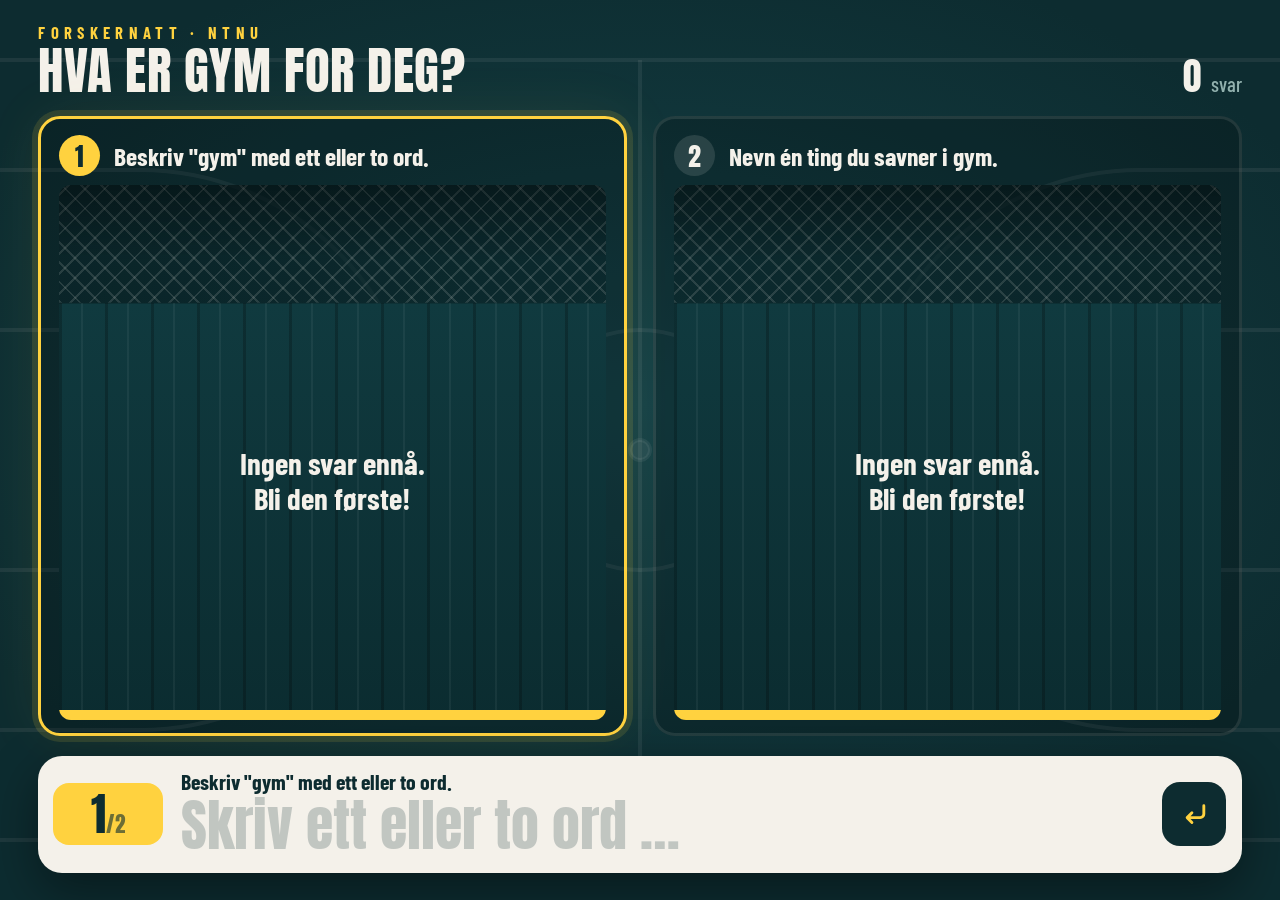
<file: index.html>
<!doctype html>
<html lang="no">
<head>
  <meta charset="utf-8">
  <meta name="viewport" content="width=device-width, initial-scale=1">
  <title>Hva er gym for deg?</title>
  <link rel="icon" href="data:image/svg+xml,%3Csvg xmlns=%22http://www.w3.org/2000/svg%22 viewBox=%220 0 100 100%22%3E%3Crect width=%22100%22 height=%22100%22 rx=%2220%22 fill=%22%230d2c30%22/%3E%3Ccircle cx=%2250%22 cy=%2250%22 r=%2226%22 fill=%22none%22 stroke=%22%23ffd23f%22 stroke-width=%228%22/%3E%3C/svg%3E">
  <link rel="stylesheet" href="style.css">
  <script src="config.js" defer></script>
  <script src="store.js" defer></script>
  <script src="cloud.js" defer></script>
  <script src="app.js" defer></script>
</head>
<body>
  <div class="court" aria-hidden="true">
    <svg viewBox="0 0 1600 900" preserveAspectRatio="xMidYMid slice">
      <g fill="none" stroke="currentColor" stroke-width="4">
        <rect x="60" y="60" width="1480" height="780" rx="4"/>
        <line x1="800" y1="60" x2="800" y2="840"/>
        <circle cx="800" cy="450" r="120"/>
        <circle cx="800" cy="450" r="10" fill="currentColor"/>
        <path d="M60 170 H300 A280 280 0 0 1 300 730 H60"/>
        <path d="M1540 170 H1300 A280 280 0 0 0 1300 730 H1540"/>
        <rect x="60" y="330" width="190" height="240"/>
        <rect x="1350" y="330" width="190" height="240"/>
      </g>
    </svg>
  </div>

  <header class="top">
    <div>
      <p class="eyebrow" id="subtitle"></p>
      <h1 id="title"></h1>
    </div>
    <div class="shot-clock" id="shot-clock" hidden aria-hidden="true">
      <span class="shot-num" id="shot-num">10</span>
      <span class="shot-bar"><i id="shot-bar"></i></span>
    </div>
    <p class="counter"><b id="count">0</b> svar</p>
  </header>

  <main class="clouds">
    <section class="panel is-empty">
      <h2 class="q-title"><span class="q-num">1</span><span data-q="1"></span></h2>
      <div class="stage">
        <div class="cloud" id="cloud-1"></div>
        <div class="curtain" aria-hidden="true"><p class="curtain-text"></p></div>
      </div>
    </section>
    <section class="panel is-empty">
      <h2 class="q-title"><span class="q-num">2</span><span data-q="2"></span></h2>
      <div class="stage">
        <div class="cloud" id="cloud-2"></div>
        <div class="curtain" aria-hidden="true"><p class="curtain-text"></p></div>
      </div>
    </section>
  </main>

  <form id="answer-form" class="answer-bar" autocomplete="off">
    <div class="step"><span id="step-num">1</span><small>/2</small></div>
    <label for="answer" id="question-label"></label>
    <input id="answer" name="answer" type="text" maxlength="40" placeholder="Skriv ett eller to ord …"
           autocomplete="off" autocapitalize="off" autocorrect="off" spellcheck="false">
    <button type="submit" aria-label="Send">
      <svg viewBox="0 0 24 24" aria-hidden="true"><path d="M20 5v7a3 3 0 0 1-3 3H6m0 0 4-4m-4 4 4 4" fill="none" stroke="currentColor" stroke-width="2.4" stroke-linecap="round" stroke-linejoin="round"/></svg>
    </button>
    <p id="hint" class="hint" aria-live="polite"></p>
    <div id="thanks" class="thanks" hidden></div>
  </form>


  <aside id="admin" class="admin" hidden aria-label="Admin">
    <div class="admin-head">
      <h2>Admin</h2>
      <button type="button" id="admin-close" class="admin-close" aria-label="Lukk">✕</button>
    </div>
    <p id="admin-warning" class="admin-warning" hidden>Obs: nettleseren lagrer ikke svarene. Last ned CSV jevnlig, og ikke lukk fanen.</p>
    <button type="button" id="csv-btn" class="csv-btn">Last ned CSV</button>
    <label class="admin-toggle"><input type="checkbox" id="show-toggle"> Vis ordskyene hele tiden</label>
    <section>
      <h3 data-q="1"></h3>
      <ul id="admin-list-1" class="admin-list"></ul>
      <button type="button" id="merge-btn-1" class="merge-btn" disabled>Slå sammen valgte</button>
      <ul id="merges-1" class="merges-list"></ul>
    </section>
    <section>
      <h3 data-q="2"></h3>
      <ul id="admin-list-2" class="admin-list"></ul>
      <button type="button" id="merge-btn-2" class="merge-btn" disabled>Slå sammen valgte</button>
      <ul id="merges-2" class="merges-list"></ul>
    </section>
    <section class="danger-zone">
      <h3>Slett alle svar</h3>
      <p>Fjerner alle svar, sammenslåinger og slettede ord, også fra CSV-en, og starter nummereringen på nytt. Bruk dette for å fjerne testdata før dere går live. En kopi av svarene lastes ned først.</p>
      <button type="button" id="nuke-btn" class="nuke-btn">Slett alle svar …</button>
    </section>
    <p class="admin-help">Åpne/lukk: <kbd>Ctrl</kbd>+<kbd>Shift</kbd>+<kbd>A</kbd>, eller skriv <kbd>/admin</kbd> i svarfeltet.</p>
  </aside>
</body>
</html>
</file>
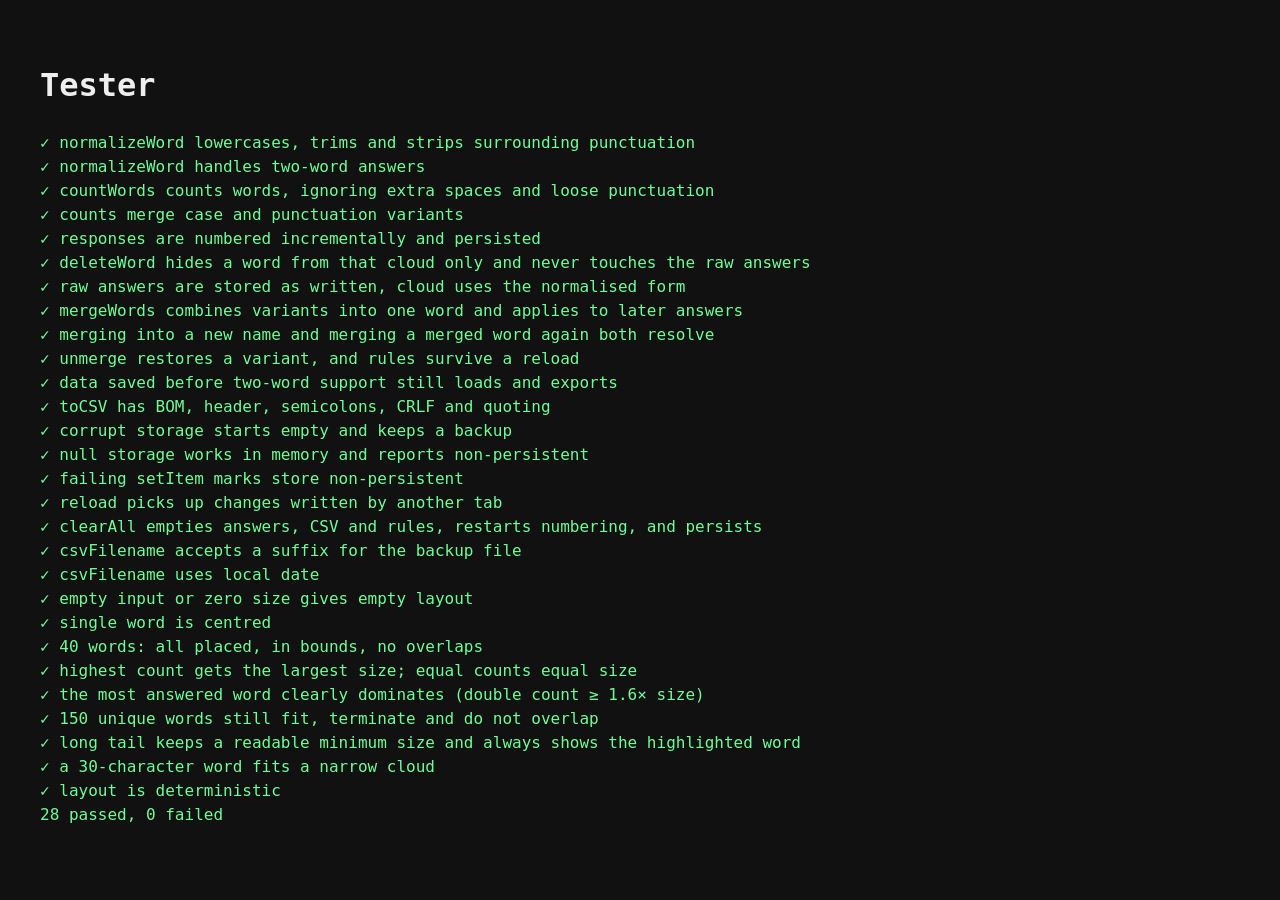
<file: tests/index.html>
<!doctype html>
<html lang="no">
<head><meta charset="utf-8"><title>Gym-ordsky – tester</title>
<style>body{font:16px/1.5 monospace;padding:2rem;background:#111;color:#eee}.f{color:#ff6b6b}.p{color:#6bff95}</style></head>
<body>
<h1>Tester</h1><pre id="out"></pre>
<script src="../store.js"></script>
<script src="../cloud.js"></script>
<script src="harness.js"></script>
<script src="store.test.js"></script>
<script src="cloud.test.js"></script>
<script>
  const out = document.getElementById('out');
  runTests((line) => {
    const s = document.createElement('span');
    s.className = line.startsWith('✗') ? 'f' : 'p';
    s.textContent = line + '\n';
    out.appendChild(s);
  });
</script>
</body>
</html>
</file>
<file: style.css>
@font-face {
  font-family: 'Anton';
  src: url('fonts/anton-400.woff2') format('woff2');
  font-weight: 400;
  font-display: block;
}
@font-face {
  font-family: 'Barlow Condensed';
  src: url('fonts/barlow-condensed-500.woff2') format('woff2');
  font-weight: 500;
  font-display: swap;
}
@font-face {
  font-family: 'Barlow Condensed';
  src: url('fonts/barlow-condensed-700.woff2') format('woff2');
  font-weight: 700;
  font-display: swap;
}

:root {
  --floor: #0d2c30;
  --floor-2: #154248;
  --court-line: rgba(244, 241, 234, 0.07);
  --ink: #f4f1ea;
  --muted: #92b1ae;
  --yellow: #ffd23f;
  --red: #ff5a5f;
  --ease-out: cubic-bezier(0.2, 0.8, 0.2, 1);
  --ease-back: cubic-bezier(0.34, 1.56, 0.64, 1);
  --word-font: 'Anton', Impact, 'Arial Narrow', sans-serif;
}

* { box-sizing: border-box; }

html, body { height: 100%; margin: 0; }

body {
  display: grid;
  grid-template-rows: auto minmax(0, 1fr) auto;
  height: 100vh;
  overflow: hidden;
  background:
    radial-gradient(ellipse 80% 70% at 50% 45%, var(--floor-2), var(--floor) 75%),
    var(--floor);
  color: var(--ink);
  font-family: 'Barlow Condensed', 'Arial Narrow', sans-serif;
  font-weight: 500;
}

.court {
  position: fixed;
  inset: 0;
  color: var(--court-line);
  pointer-events: none;
}
.court svg { width: 100%; height: 100%; display: block; }

.top, .clouds, .answer-bar { position: relative; z-index: 1; }

/* ---------- Header ---------- */
.top {
  display: grid;
  grid-template-columns: 1fr auto 1fr;
  align-items: end;
  gap: 2rem;
  padding: 2.4vh 3vw 0;
}
.eyebrow {
  margin: 0 0 0.2em;
  color: var(--yellow);
  font-weight: 700;
  font-size: clamp(14px, 1.3vw, 24px);
  letter-spacing: 0.32em;
  text-transform: uppercase;
}
h1 {
  margin: 0;
  font-family: var(--word-font);
  font-weight: 400;
  font-size: clamp(30px, 4vw, 76px);
  line-height: 1;
  text-transform: uppercase;
  letter-spacing: 0.01em;
}
.counter {
  grid-column: 3;
  justify-self: end;
  margin: 0;
  color: var(--muted);
  font-size: clamp(16px, 1.6vw, 30px);
  white-space: nowrap;
}
.counter b {
  display: inline-block;
  margin-right: 0.15em;
  color: var(--ink);
  font-family: var(--word-font);
  font-weight: 400;
  font-size: 1.8em;
  line-height: 1;
  font-variant-numeric: tabular-nums;
}
.counter b.bump { animation: bump 0.6s var(--ease-back); }

/* ---------- Shot clock: counts down until the curtain drops ---------- */
.shot-clock {
  grid-column: 2;
  display: grid;
  justify-items: center;
  gap: 6px;
  padding: 4px 18px 10px;
  border: 3px solid rgba(244, 241, 234, 0.14);
  border-radius: 14px;
  background: #06171a;
  animation: clock-in 0.4s var(--ease-back);
}
.shot-clock[hidden] { display: none; }
.shot-num {
  min-width: 2ch;
  color: #ff7a6b;
  font-family: var(--word-font);
  font-size: clamp(40px, 4.2vw, 80px);
  line-height: 1;
  text-align: center;
  font-variant-numeric: tabular-nums;
  text-shadow: 0 0 18px rgba(255, 90, 95, 0.55);
}
.shot-clock.is-final .shot-num {
  color: #ff3b3b;
  text-shadow: 0 0 26px rgba(255, 59, 59, 0.9);
  animation: tick 1s ease-out infinite;
}
.shot-bar {
  display: block;
  width: 100%;
  min-width: 90px;
  height: 6px;
  overflow: hidden;
  border-radius: 3px;
  background: rgba(244, 241, 234, 0.12);
}
.shot-bar i {
  display: block;
  height: 100%;
  background: var(--yellow);
  transform-origin: left center;
}

/* ---------- Clouds ---------- */
.clouds {
  display: grid;
  grid-template-columns: 1fr 1fr;
  gap: 2vw;
  min-height: 0;
  padding: 2.2vh 3vw;
}
.panel {
  position: relative;
  display: flex;
  flex-direction: column;
  min-height: 0;
  padding: 1.8vh 1.4vw 1.4vh;
  border: 3px solid rgba(244, 241, 234, 0.1);
  border-radius: 22px;
  background: rgba(0, 0, 0, 0.2);
  transition: border-color 0.4s, box-shadow 0.4s;
}
.panel.is-active {
  border-color: var(--yellow);
  box-shadow: 0 0 0 6px rgba(255, 210, 63, 0.12), 0 0 60px rgba(255, 210, 63, 0.08);
}
.q-title {
  display: flex;
  align-items: center;
  gap: 0.55em;
  margin: 0;
  font-weight: 700;
  font-size: clamp(18px, 2vw, 38px);
  line-height: 1.1;
}
.q-num {
  display: inline-grid;
  place-items: center;
  flex: none;
  width: 1.6em;
  height: 1.6em;
  border-radius: 50%;
  background: rgba(244, 241, 234, 0.12);
  color: var(--ink);
  font-family: var(--word-font);
  font-weight: 400;
  transition: background 0.4s, color 0.4s;
}
.panel.is-active .q-num { background: var(--yellow); color: var(--floor); }

.stage {
  position: relative;
  flex: 1;
  min-height: 0;
  margin-top: 1vh;
  overflow: hidden;
  border-radius: 12px;
}
.cloud {
  position: absolute;
  inset: 0;
  overflow: hidden;
  transition: filter 0.9s var(--ease-out), opacity 0.9s var(--ease-out);
}
.clouds:not(.is-revealed) .cloud { filter: blur(18px); opacity: 0.35; }

/* The "skillevegg": the dividing curtain of a Norwegian sports hall.
   Netting at the top, pleated fabric below. Rolls up to reveal the cloud. */
.curtain {
  position: absolute;
  inset: 0;
  display: grid;
  place-items: center;
  padding: 0 8%;
  background:
    linear-gradient(to bottom, rgba(0, 0, 0, 0.35), transparent 14%),
    repeating-linear-gradient(45deg, rgba(244, 241, 234, 0.13) 0 2px, transparent 2px 14px) top / 100% 22% no-repeat,
    repeating-linear-gradient(-45deg, rgba(244, 241, 234, 0.13) 0 2px, transparent 2px 14px) top / 100% 22% no-repeat,
    repeating-linear-gradient(90deg, rgba(0, 0, 0, 0.22) 0 3px, transparent 3px 22px, rgba(255, 255, 255, 0.05) 22px 24px, transparent 24px 46px) bottom / 100% 78% no-repeat,
    linear-gradient(to bottom, rgba(10, 36, 40, 0.55) 22%, #103a3f 22.3%, #0b2c30);
  box-shadow: inset 0 -10px 0 #ffd23f;
  transform: translateY(0);
  transition: transform 0.9s var(--ease-out);
}
.clouds.is-revealed .curtain { transform: translateY(-102%); }
.curtain-text {
  max-width: 18ch;
  margin: 12% 0 0;
  color: var(--ink);
  font-weight: 700;
  font-size: clamp(22px, 2.4vw, 46px);
  line-height: 1.15;
  text-align: center;
  text-wrap: balance;
}
.cloud-word {
  position: absolute;
  top: 50%;
  left: 50%;
  font-family: var(--word-font);
  font-weight: 400;
  line-height: 1;
  white-space: nowrap;
  user-select: none;
  transition:
    transform 0.9s var(--ease-out),
    font-size 0.9s var(--ease-out),
    opacity 0.5s ease,
    scale 0.7s var(--ease-back);
}
.cloud-word.is-hidden { opacity: 0; scale: 0.2; }
.cloud-word.pulse { animation: pulse 1.6s ease-out; }


/* ---------- Answer bar ---------- */
.answer-bar {
  display: grid;
  grid-template-columns: auto minmax(0, 1fr) auto;
  grid-template-rows: auto auto;
  align-items: center;
  column-gap: 1.4vw;
  margin: 0 3vw 3vh;
  padding: 1.6vh 1.2vw 1.6vh 1.6vh;
  border-radius: 24px;
  background: var(--ink);
  color: var(--floor);
  box-shadow: 0 18px 50px rgba(0, 0, 0, 0.4);
}
.step {
  grid-row: 1 / span 2;
  display: grid;
  place-items: center;
  grid-auto-flow: column;
  justify-content: center;
  align-items: baseline;
  min-width: 2.4em;
  padding: 0.12em 0.4em;
  border-radius: 16px;
  background: var(--yellow);
  font-family: var(--word-font);
  font-size: clamp(32px, 3.6vw, 68px);
  line-height: 1.1;
}
.step small { font-size: 0.45em; opacity: 0.6; }
.step span { display: inline-block; }
.step span.flip { animation: flip 0.45s var(--ease-back); }

.answer-bar label {
  grid-column: 2;
  font-weight: 700;
  font-size: clamp(16px, 1.7vw, 32px);
  line-height: 1.1;
}
.answer-bar input {
  grid-column: 2;
  width: 100%;
  padding: 0;
  border: 0;
  outline: none;
  background: transparent;
  color: var(--floor);
  caret-color: var(--red);
  font-family: var(--word-font);
  font-size: clamp(34px, 4.4vw, 84px);
  line-height: 1.15;
}
.answer-bar input::placeholder { color: rgba(13, 44, 48, 0.22); }
.answer-bar button {
  grid-column: 3;
  grid-row: 1 / span 2;
  display: grid;
  place-items: center;
  width: clamp(56px, 5vw, 96px);
  aspect-ratio: 1;
  border: 0;
  border-radius: 18px;
  background: var(--floor);
  color: var(--yellow);
  cursor: pointer;
  transition: transform 0.15s;
}
.answer-bar button:active { transform: scale(0.94); }
.answer-bar button svg { width: 55%; height: 55%; }

.hint {
  position: absolute;
  right: 1.2vw;
  bottom: calc(100% + 0.5em);
  margin: 0;
  padding: 0.2em 0.7em;
  border-radius: 999px;
  background: var(--red);
  color: #fff;
  font-weight: 700;
  font-size: clamp(16px, 1.5vw, 28px);
  opacity: 0;
  transform: translateY(6px);
  transition: opacity 0.25s, transform 0.25s;
  pointer-events: none;
}
.hint.is-visible { opacity: 1; transform: none; }
.answer-bar.shake { animation: shake 0.45s; }

/* ---------- Thanks (covers the answer bar) ---------- */
.thanks {
  position: absolute;
  inset: 0;
  z-index: 2;
  display: grid;
  place-items: center;
  border-radius: inherit;
  background: var(--yellow);
  color: var(--floor);
  font-family: var(--word-font);
  font-size: clamp(32px, 3.8vw, 72px);
  text-transform: uppercase;
  pointer-events: none;
}
.thanks[hidden] { display: none; }
.thanks.play { animation: thanks 1.4s var(--ease-out) forwards; }

/* ---------- Admin ---------- */
.admin {
  position: fixed;
  top: 0;
  right: 0;
  bottom: 0;
  z-index: 10;
  width: min(460px, 92vw);
  overflow-y: auto;
  padding: 24px;
  background: #081d20;
  border-left: 3px solid var(--yellow);
  box-shadow: -20px 0 60px rgba(0, 0, 0, 0.5);
  font-size: 20px;
}
.admin[hidden] { display: none; }
.admin-head { display: flex; justify-content: space-between; align-items: center; }
.admin h2 { margin: 0; font-family: var(--word-font); font-weight: 400; font-size: 36px; text-transform: uppercase; }
.admin h3 { margin: 24px 0 8px; font-size: 20px; color: var(--yellow); }
.admin button { font: inherit; font-weight: 700; cursor: pointer; }
.admin-close { border: 0; background: none; color: var(--ink); font-size: 28px; }
.admin-warning { padding: 10px 14px; border-radius: 10px; background: var(--red); color: #fff; }
.csv-btn {
  width: 100%;
  margin-top: 16px;
  padding: 12px;
  border: 0;
  border-radius: 12px;
  background: var(--yellow);
  color: var(--floor);
  font-size: 22px;
}
.admin-list { margin: 0; padding: 0; list-style: none; }
.admin-list li {
  display: grid;
  grid-template-columns: auto 1fr auto auto;
  align-items: center;
  gap: 12px;
  padding: 6px 0;
  border-bottom: 1px solid rgba(244, 241, 234, 0.1);
}
.admin-word { overflow-wrap: anywhere; }
.admin-count { color: var(--muted); font-variant-numeric: tabular-nums; }
.admin-list button {
  padding: 4px 12px;
  border: 1px solid var(--red);
  border-radius: 8px;
  background: none;
  color: var(--red);
}
.admin-list button:hover { background: var(--red); color: #fff; }
.admin-toggle { display: flex; align-items: center; gap: 10px; margin-top: 14px; cursor: pointer; }
.admin-toggle input { width: 22px; height: 22px; accent-color: var(--yellow); }
.admin-list input[type="checkbox"] { width: 20px; height: 20px; margin: 0; accent-color: var(--yellow); }
.merge-btn {
  width: 100%;
  margin-top: 10px;
  padding: 8px;
  border: 2px solid var(--yellow);
  border-radius: 10px;
  background: none;
  color: var(--yellow);
}
.merge-btn:not(:disabled):hover { background: var(--yellow); color: var(--floor); }
.merge-btn:disabled { opacity: 0.4; cursor: default; }
.merges-list { margin: 8px 0 0; padding: 0; list-style: none; font-size: 17px; color: var(--muted); }
.merges-list:empty { display: none; }
.merges-list li { display: flex; justify-content: space-between; align-items: center; gap: 12px; padding: 4px 0; }
.merges-list button {
  padding: 2px 10px;
  border: 1px solid var(--muted);
  border-radius: 8px;
  background: none;
  color: var(--muted);
}
.danger-zone {
  margin-top: 40px;
  padding: 16px;
  border: 2px solid var(--red);
  border-radius: 12px;
}
.admin .danger-zone h3 { margin: 0 0 6px; color: var(--red); }
.danger-zone p { margin: 0 0 12px; color: var(--muted); font-size: 16px; line-height: 1.35; }
.nuke-btn {
  width: 100%;
  padding: 10px;
  border: 0;
  border-radius: 10px;
  background: var(--red);
  color: #fff;
  font-size: 20px;
}
.admin-help { margin-top: 24px; color: var(--muted); font-size: 16px; }
.admin kbd { padding: 1px 6px; border-radius: 4px; background: rgba(244, 241, 234, 0.12); font-family: inherit; }

/* ---------- Animations ---------- */
@keyframes pulse {
  0%   { text-shadow: 0 0 0 transparent; }
  25%  { scale: 1.35; text-shadow: 0 0 28px currentColor; }
  60%  { scale: 0.95; }
  100% { scale: 1; text-shadow: 0 0 0 transparent; }
}
@keyframes bump {
  40% { transform: scale(1.35); color: var(--yellow); }
}
@keyframes flip {
  from { transform: translateY(40%) scale(0.6); opacity: 0; }
}
@keyframes clock-in {
  from { opacity: 0; transform: translateY(-8px) scale(0.9); }
}
@keyframes tick {
  0% { scale: 1.18; }
  40% { scale: 1; }
}
@keyframes shake {
  20%, 60% { transform: translateX(-10px); }
  40%, 80% { transform: translateX(10px); }
}
@keyframes thanks {
  0%   { opacity: 0; transform: scale(0.9); }
  15%  { opacity: 1; transform: scale(1.03); }
  25%  { transform: scale(1); }
  85%  { opacity: 1; }
  100% { opacity: 0; }
}

@media (prefers-reduced-motion: reduce) {
  *, *::before, *::after { animation: none !important; transition: none !important; }
}

/* Small screens (not the stand, but keep it usable) */
@media (max-width: 800px) {
  body { height: auto; min-height: 100vh; overflow: auto; grid-template-rows: auto auto auto; }
  .top { padding: 16px 16px 0; grid-template-columns: 1fr auto; }
  .shot-clock { display: none; }
  .counter { grid-column: 2; }
  .clouds { grid-template-columns: 1fr; padding: 16px; gap: 16px; }
  .panel { height: 50vh; }
  .answer-bar { position: sticky; bottom: 16px; margin: 0 16px 16px; }
}
</file>
